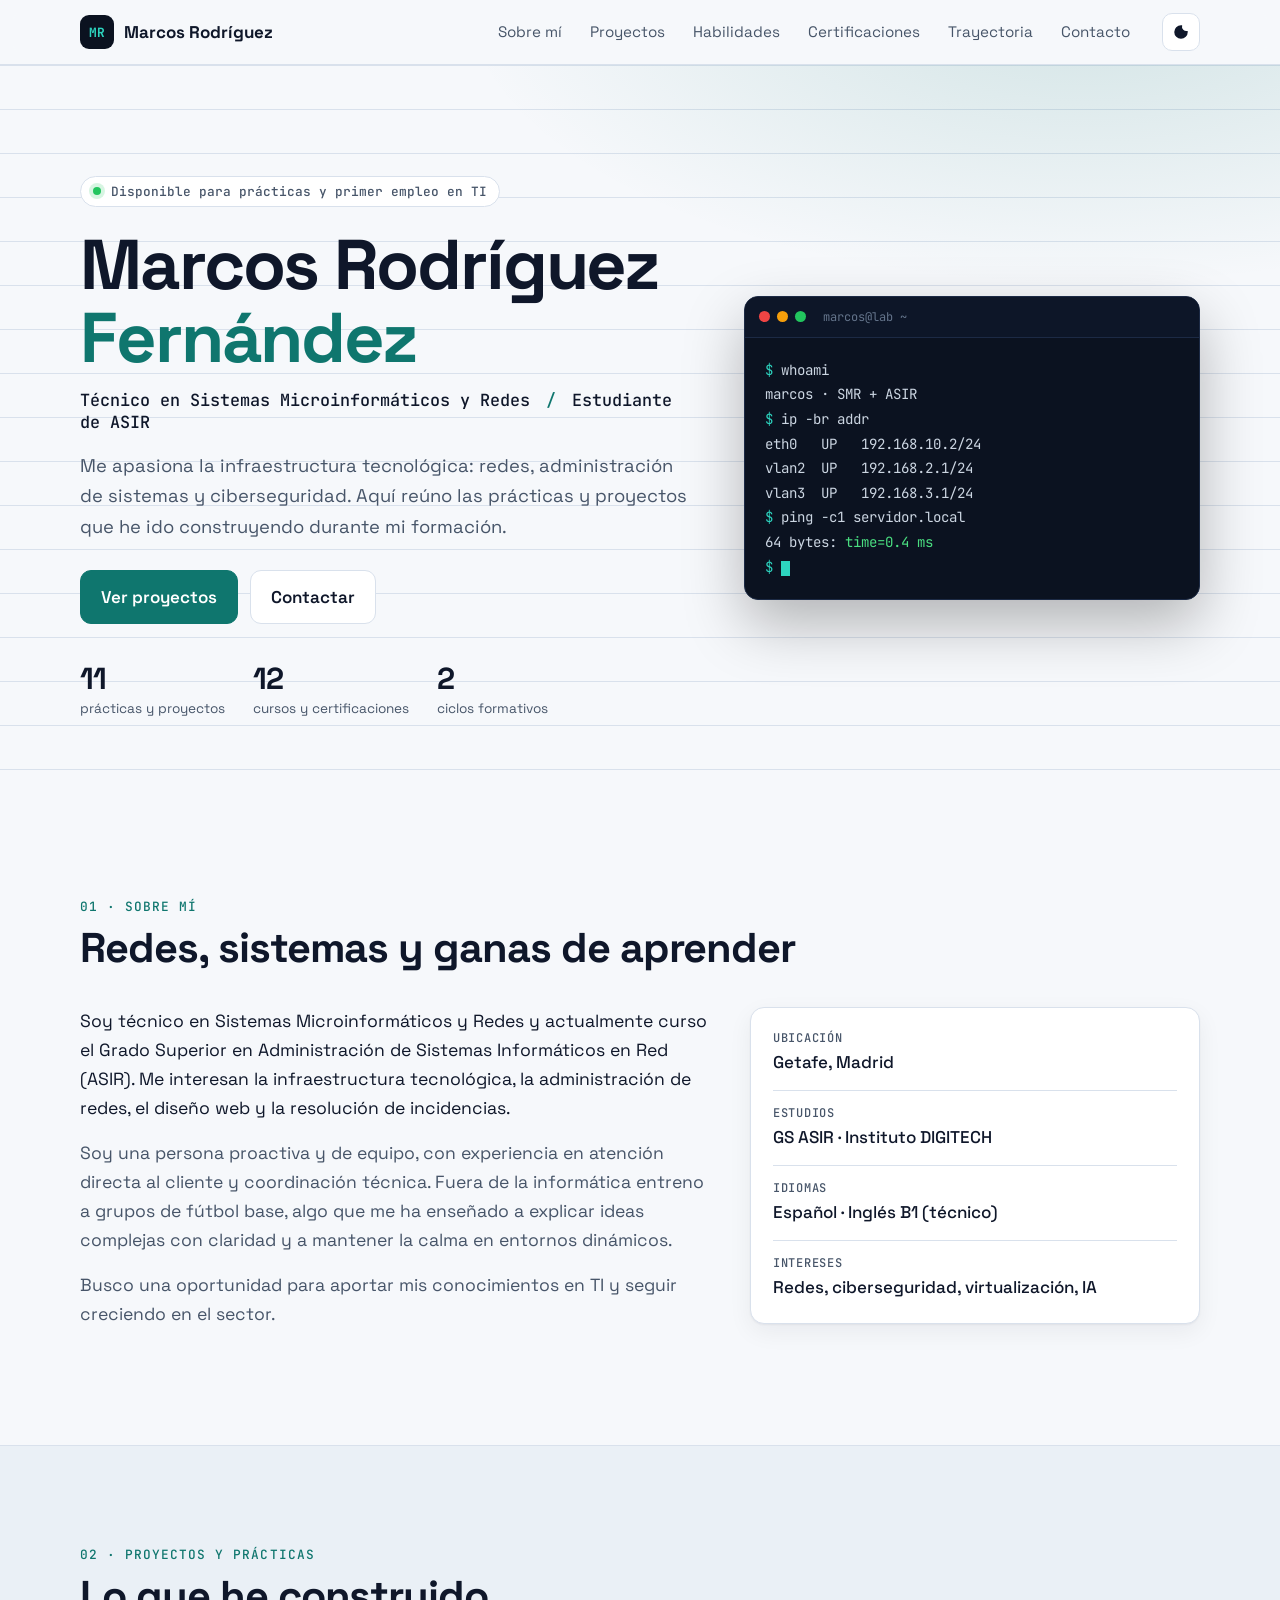
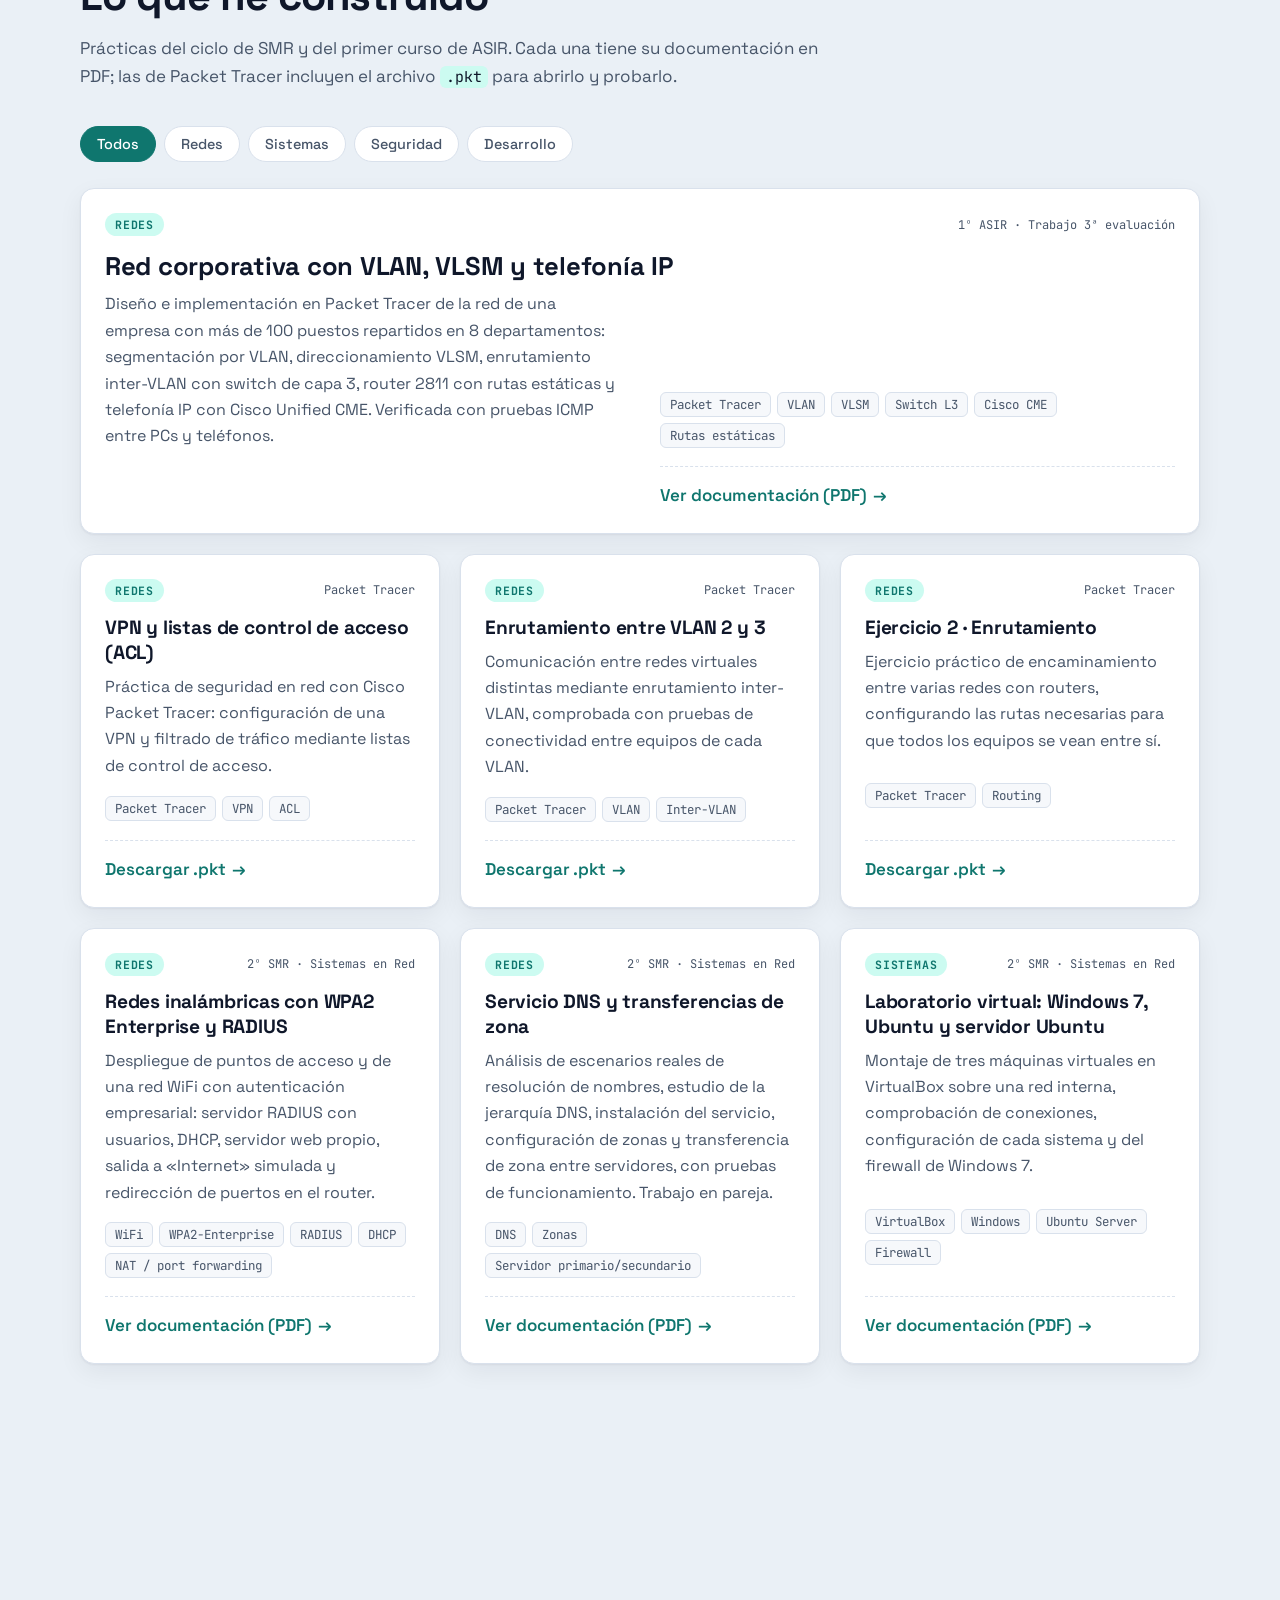
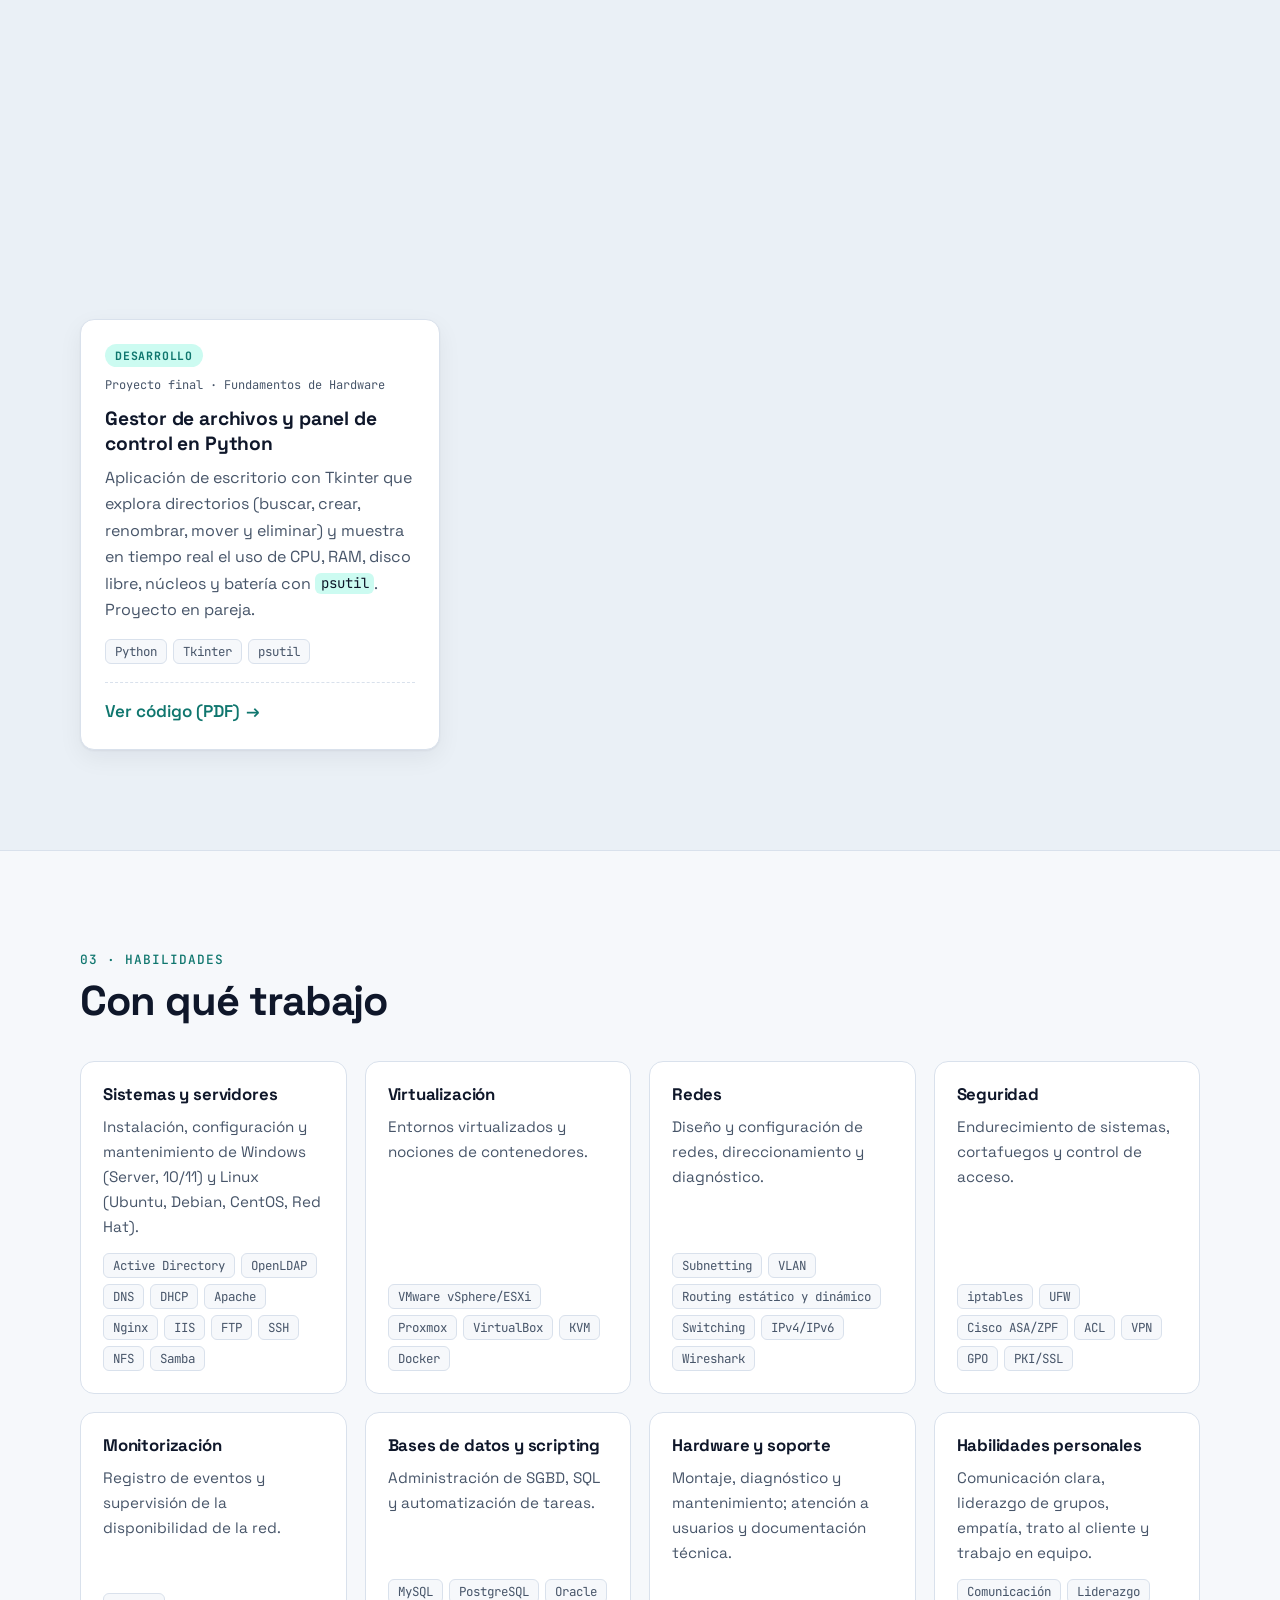
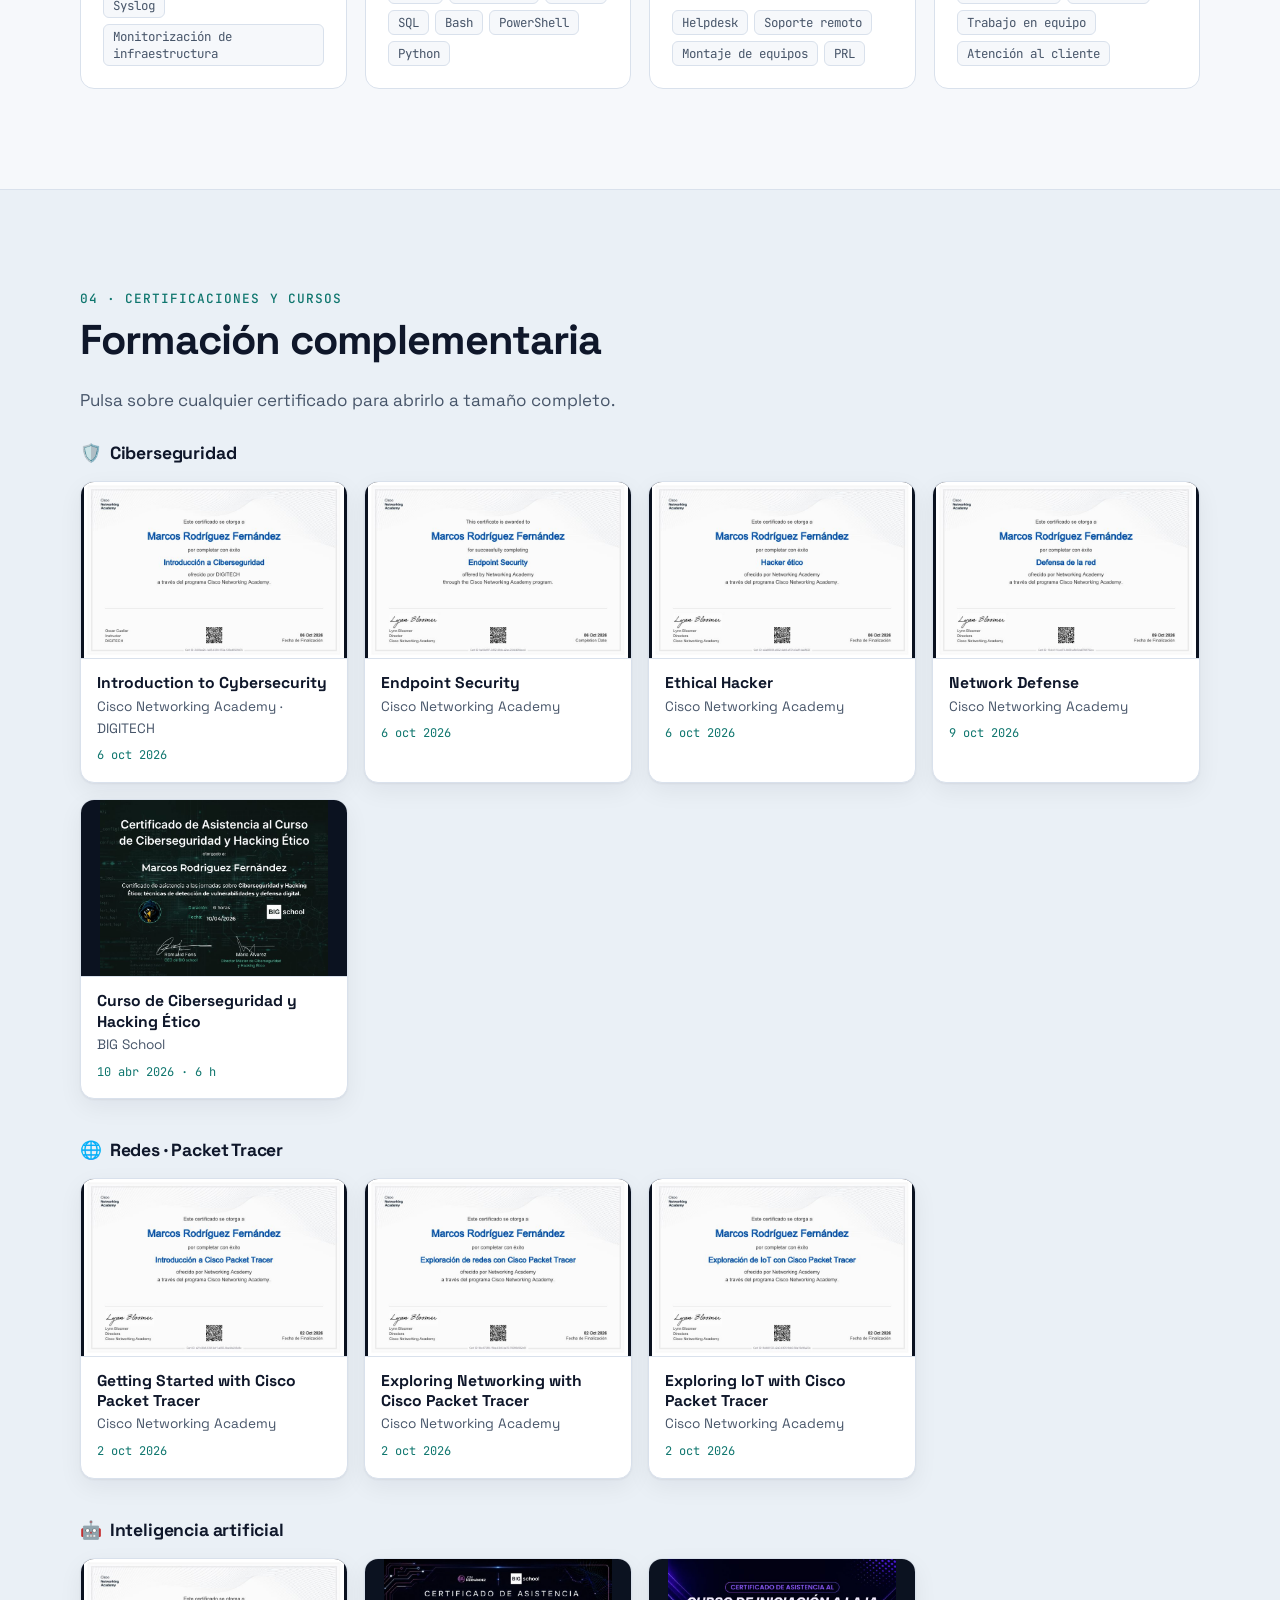
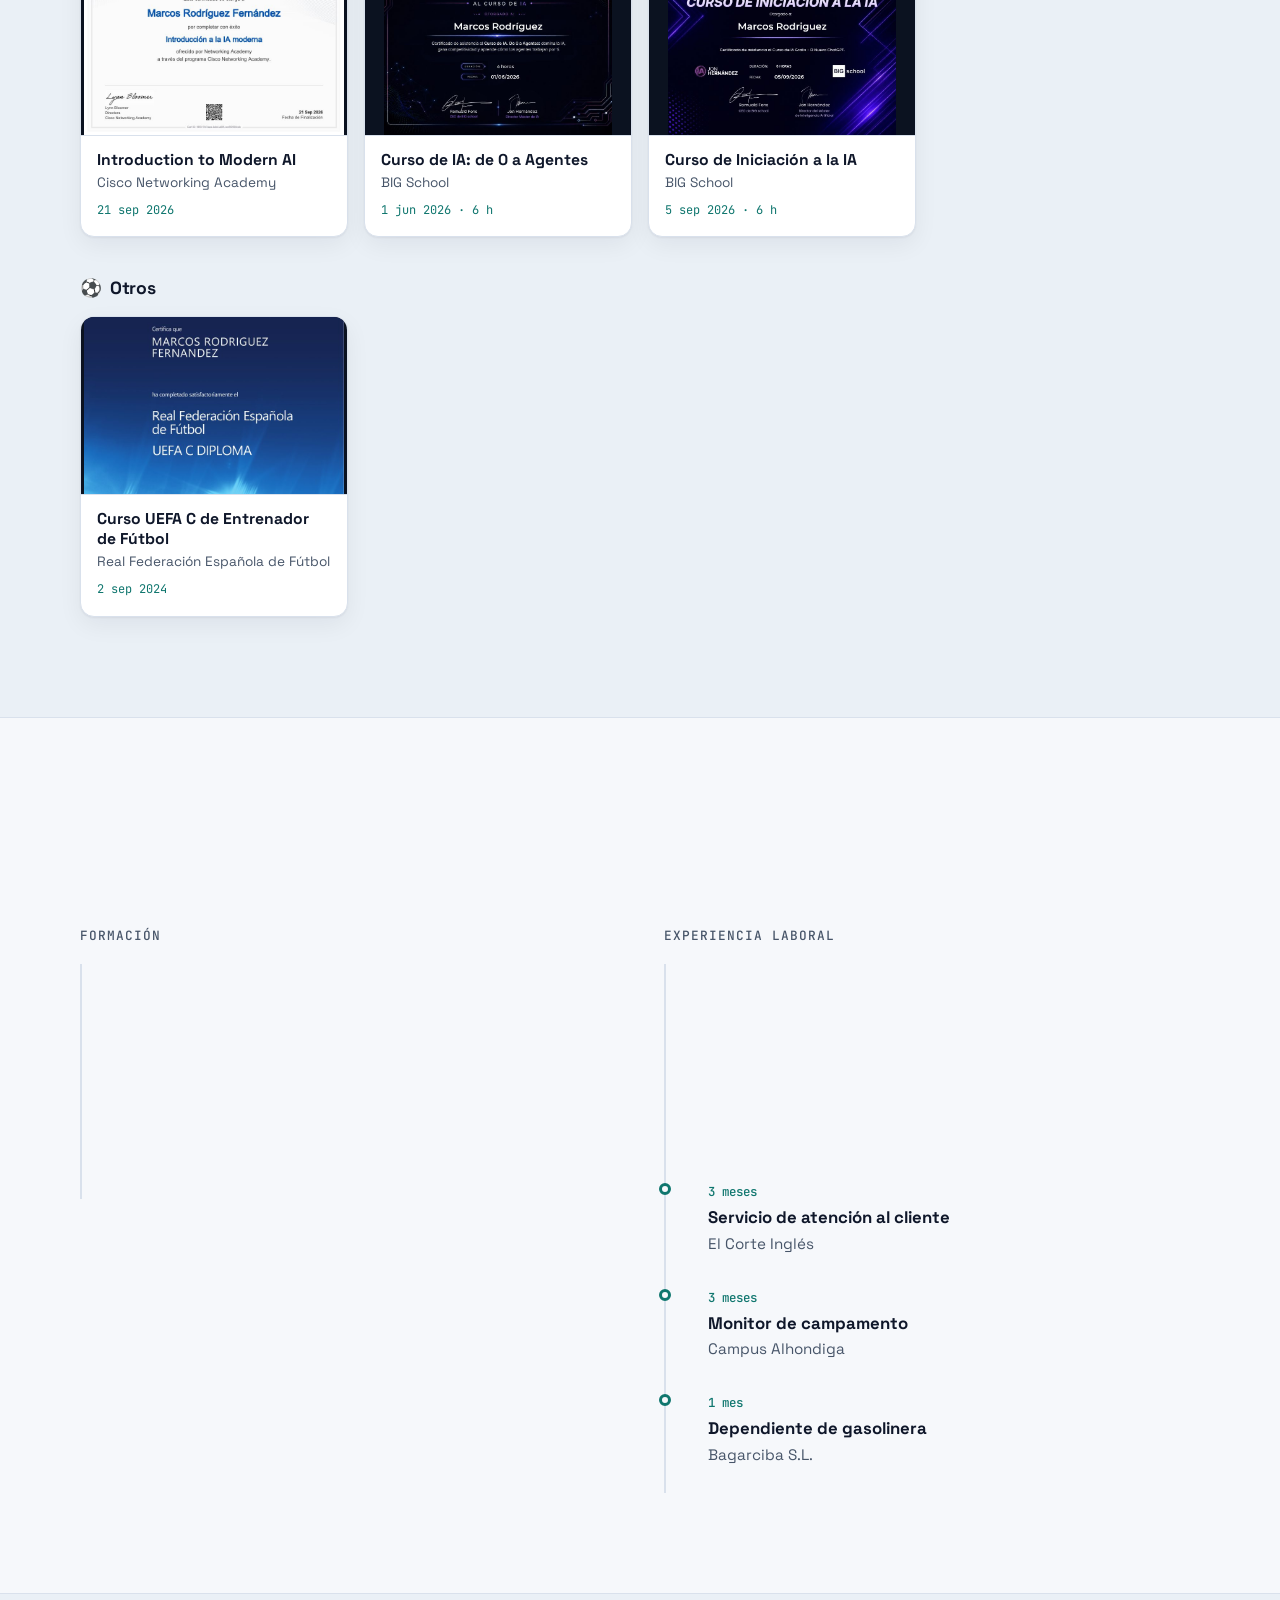
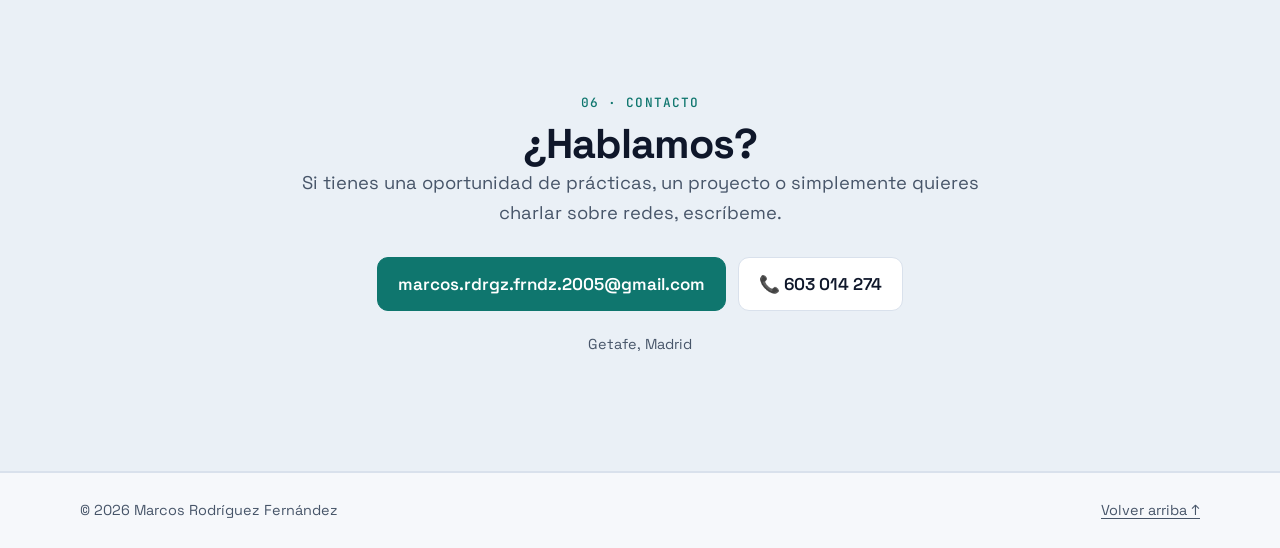
<file: portfolio/index.html>
<!doctype html>
<html lang="es">
<head>
  <meta charset="utf-8">
  <meta name="viewport" content="width=device-width, initial-scale=1">
  <title>Marcos Rodríguez Fernández · Portfolio</title>
  <meta name="description" content="Portfolio de Marcos Rodríguez Fernández, técnico en Sistemas Microinformáticos y Redes y estudiante de ASIR. Prácticas de redes, sistemas y ciberseguridad.">
  <meta name="theme-color" content="#0b1220">
  <link rel="icon" href="data:image/svg+xml,%3Csvg xmlns='http://www.w3.org/2000/svg' viewBox='0 0 64 64'%3E%3Crect width='64' height='64' rx='14' fill='%230b1220'/%3E%3Cpath d='M14 44V20l18 16 18-16v24' fill='none' stroke='%232dd4bf' stroke-width='6' stroke-linecap='round' stroke-linejoin='round'/%3E%3C/svg%3E">
  <link rel="preconnect" href="https://fonts.googleapis.com">
  <link rel="preconnect" href="https://fonts.gstatic.com" crossorigin>
  <link href="https://fonts.googleapis.com/css2?family=JetBrains+Mono:wght@400;500;700&family=Space+Grotesk:wght@400;500;700&display=swap" rel="stylesheet">
  <link rel="stylesheet" href="css/style.css">
  <script>
    // Aplica el tema guardado antes de pintar para evitar parpadeos
    try { var t = localStorage.getItem('theme'); if (t) document.documentElement.setAttribute('data-theme', t); } catch (e) {}
  </script>
</head>
<body>
  <a class="skip" href="#proyectos">Saltar al contenido</a>

  <header class="nav" id="top">
    <div class="wrap nav__in">
      <a class="brand" href="#top" aria-label="Inicio"><span class="brand__mark">MR</span><span class="brand__name">Marcos Rodríguez</span></a>
      <nav class="menu" aria-label="Principal">
        <a href="#sobre-mi">Sobre mí</a>
        <a href="#proyectos">Proyectos</a>
        <a href="#habilidades">Habilidades</a>
        <a href="#certificaciones">Certificaciones</a>
        <a href="#trayectoria">Trayectoria</a>
        <a href="#contacto">Contacto</a>
      </nav>
      <button class="theme" id="themeBtn" type="button" aria-label="Cambiar entre tema claro y oscuro">
        <svg viewBox="0 0 24 24" width="18" height="18" aria-hidden="true"><path fill="currentColor" d="M12 3a9 9 0 1 0 9 9c0-.5-.05-1-.14-1.5A6 6 0 0 1 13.5 3.14 9 9 0 0 0 12 3z"/></svg>
      </button>
    </div>
  </header>

  <main>
    <!-- HERO -->
    <section class="hero">
      <div class="wrap hero__in">
        <div class="hero__text">
          <p class="eyebrow"><span class="dot"></span> Disponible para prácticas y primer empleo en TI</p>
          <h1>Marcos Rodríguez <span class="accent">Fernández</span></h1>
          <p class="role">Técnico en Sistemas Microinformáticos y Redes <span class="sep">/</span> Estudiante de ASIR</p>
          <p class="lead">Me apasiona la infraestructura tecnológica: redes, administración de sistemas y ciberseguridad. Aquí reúno las prácticas y proyectos que he ido construyendo durante mi formación.</p>
          <div class="cta">
            <a class="btn btn--primary" href="#proyectos">Ver proyectos</a>
            <a class="btn" href="#contacto">Contactar</a>
          </div>
          <ul class="facts" aria-label="Datos rápidos">
            <li><strong>11</strong><span>prácticas y proyectos</span></li>
            <li><strong>12</strong><span>cursos y certificaciones</span></li>
            <li><strong>2</strong><span>ciclos formativos</span></li>
          </ul>
        </div>

        <!-- Terminal decorativa -->
        <div class="term" aria-hidden="true">
          <div class="term__bar"><i></i><i></i><i></i><span>marcos@lab ~ </span></div>
          <pre class="term__body"><span class="c-dim">$</span> whoami
marcos · SMR + ASIR
<span class="c-dim">$</span> ip -br addr
eth0   UP   192.168.10.2/24
vlan2  UP   192.168.2.1/24
vlan3  UP   192.168.3.1/24
<span class="c-dim">$</span> ping -c1 servidor.local
64 bytes: <span class="c-ok">time=0.4 ms</span>
<span class="c-dim">$</span> <span class="cursor"></span></pre>
        </div>
      </div>
    </section>

    <!-- SOBRE MÍ -->
    <section class="section" id="sobre-mi">
      <div class="wrap">
        <header class="sec-head"><p class="kicker">01 · Sobre mí</p><h2>Redes, sistemas y ganas de aprender</h2></header>
        <div class="about">
          <div class="about__text">
            <p>Soy técnico en Sistemas Microinformáticos y Redes y actualmente curso el Grado Superior en Administración de Sistemas Informáticos en Red (ASIR). Me interesan la infraestructura tecnológica, la administración de redes, el diseño web y la resolución de incidencias.</p>
            <p>Soy una persona proactiva y de equipo, con experiencia en atención directa al cliente y coordinación técnica. Fuera de la informática entreno a grupos de fútbol base, algo que me ha enseñado a explicar ideas complejas con claridad y a mantener la calma en entornos dinámicos.</p>
            <p>Busco una oportunidad para aportar mis conocimientos en TI y seguir creciendo en el sector.</p>
          </div>
          <dl class="about__card">
            <div><dt>Ubicación</dt><dd>Getafe, Madrid</dd></div>
            <div><dt>Estudios</dt><dd>GS ASIR · Instituto DIGITECH</dd></div>
            <div><dt>Idiomas</dt><dd>Español · Inglés B1 (técnico)</dd></div>
            <div><dt>Intereses</dt><dd>Redes, ciberseguridad, virtualización, IA</dd></div>
          </dl>
        </div>
      </div>
    </section>

    <!-- PROYECTOS -->
    <section class="section section--alt" id="proyectos">
      <div class="wrap">
        <header class="sec-head"><p class="kicker">02 · Proyectos y prácticas</p><h2>Lo que he construido</h2>
          <p class="sec-sub">Prácticas del ciclo de SMR y del primer curso de ASIR. Cada una tiene su documentación en PDF; las de Packet Tracer incluyen el archivo <code>.pkt</code> para abrirlo y probarlo.</p></header>

        <div class="filters" role="group" aria-label="Filtrar proyectos">
          <button class="chip is-on" data-filter="all" type="button">Todos</button>
          <button class="chip" data-filter="redes" type="button">Redes</button>
          <button class="chip" data-filter="sistemas" type="button">Sistemas</button>
          <button class="chip" data-filter="seguridad" type="button">Seguridad</button>
          <button class="chip" data-filter="desarrollo" type="button">Desarrollo</button>
        </div>

        <div class="grid" id="grid">

          <article class="card card--feat" data-cat="redes">
            <div class="card__top"><span class="tag">Redes</span><span class="meta">1º ASIR · Trabajo 3ª evaluación</span></div>
            <h3>Red corporativa con VLAN, VLSM y telefonía IP</h3>
            <p>Diseño e implementación en Packet Tracer de la red de una empresa con más de 100 puestos repartidos en 8 departamentos: segmentación por VLAN, direccionamiento VLSM, enrutamiento inter-VLAN con switch de capa 3, router 2811 con rutas estáticas y telefonía IP con Cisco Unified CME. Verificada con pruebas ICMP entre PCs y teléfonos.</p>
            <ul class="stack"><li>Packet Tracer</li><li>VLAN</li><li>VLSM</li><li>Switch L3</li><li>Cisco CME</li><li>Rutas estáticas</li></ul>
            <div class="links"><a href="docs/practicas/asir-red-corporativa-vlan-voip.pdf" target="_blank" rel="noopener">Ver documentación (PDF)</a></div>
          </article>

          <article class="card" data-cat="redes seguridad">
            <div class="card__top"><span class="tag">Redes</span><span class="meta">Packet Tracer</span></div>
            <h3>VPN y listas de control de acceso (ACL)</h3>
            <p>Práctica de seguridad en red con Cisco Packet Tracer: configuración de una VPN y filtrado de tráfico mediante listas de control de acceso.</p>
            <ul class="stack"><li>Packet Tracer</li><li>VPN</li><li>ACL</li></ul>
            <div class="links"><a href="docs/packet-tracer/vpn-listas-control-acceso.pkt" download>Descargar .pkt</a></div>
          </article>

          <article class="card" data-cat="redes">
            <div class="card__top"><span class="tag">Redes</span><span class="meta">Packet Tracer</span></div>
            <h3>Enrutamiento entre VLAN 2 y 3</h3>
            <p>Comunicación entre redes virtuales distintas mediante enrutamiento inter-VLAN, comprobada con pruebas de conectividad entre equipos de cada VLAN.</p>
            <ul class="stack"><li>Packet Tracer</li><li>VLAN</li><li>Inter-VLAN</li></ul>
            <div class="links"><a href="docs/packet-tracer/enrutamiento-entre-vlan-2-3.pkt" download>Descargar .pkt</a></div>
          </article>

          <article class="card" data-cat="redes">
            <div class="card__top"><span class="tag">Redes</span><span class="meta">Packet Tracer</span></div>
            <h3>Ejercicio 2 · Enrutamiento</h3>
            <p>Ejercicio práctico de encaminamiento entre varias redes con routers, configurando las rutas necesarias para que todos los equipos se vean entre sí.</p>
            <ul class="stack"><li>Packet Tracer</li><li>Routing</li></ul>
            <div class="links"><a href="docs/packet-tracer/ejercicio-2-enrutamiento.pkt" download>Descargar .pkt</a></div>
          </article>

          <article class="card" data-cat="redes">
            <div class="card__top"><span class="tag">Redes</span><span class="meta">2º SMR · Sistemas en Red</span></div>
            <h3>Redes inalámbricas con WPA2 Enterprise y RADIUS</h3>
            <p>Despliegue de puntos de acceso y de una red WiFi con autenticación empresarial: servidor RADIUS con usuarios, DHCP, servidor web propio, salida a «Internet» simulada y redirección de puertos en el router.</p>
            <ul class="stack"><li>WiFi</li><li>WPA2-Enterprise</li><li>RADIUS</li><li>DHCP</li><li>NAT / port forwarding</li></ul>
            <div class="links"><a href="docs/practicas/smr-redes-inalambricas.pdf" target="_blank" rel="noopener">Ver documentación (PDF)</a></div>
          </article>

          <article class="card" data-cat="redes sistemas">
            <div class="card__top"><span class="tag">Redes</span><span class="meta">2º SMR · Sistemas en Red</span></div>
            <h3>Servicio DNS y transferencias de zona</h3>
            <p>Análisis de escenarios reales de resolución de nombres, estudio de la jerarquía DNS, instalación del servicio, configuración de zonas y transferencia de zona entre servidores, con pruebas de funcionamiento. Trabajo en pareja.</p>
            <ul class="stack"><li>DNS</li><li>Zonas</li><li>Servidor primario/secundario</li></ul>
            <div class="links"><a href="docs/practicas/smr-servicio-dns.pdf" target="_blank" rel="noopener">Ver documentación (PDF)</a></div>
          </article>

          <article class="card" data-cat="sistemas">
            <div class="card__top"><span class="tag">Sistemas</span><span class="meta">2º SMR · Sistemas en Red</span></div>
            <h3>Laboratorio virtual: Windows 7, Ubuntu y servidor Ubuntu</h3>
            <p>Montaje de tres máquinas virtuales en VirtualBox sobre una red interna, comprobación de conexiones, configuración de cada sistema y del firewall de Windows 7.</p>
            <ul class="stack"><li>VirtualBox</li><li>Windows</li><li>Ubuntu Server</li><li>Firewall</li></ul>
            <div class="links"><a href="docs/practicas/smr-virtualbox-windows-ubuntu.pdf" target="_blank" rel="noopener">Ver documentación (PDF)</a></div>
          </article>

          <article class="card" data-cat="sistemas redes">
            <div class="card__top"><span class="tag">Sistemas</span><span class="meta">2º SMR · Sistemas en Red</span></div>
            <h3>Centralita de Voz IP con FreePBX 17</h3>
            <p>Instalación de Debian 12 en una máquina virtual, puesta en marcha y administración de FreePBX 17, y prueba de llamadas entre móvil y PC con el softphone Zoiper.</p>
            <ul class="stack"><li>Debian 12</li><li>FreePBX 17</li><li>VoIP</li><li>Zoiper</li></ul>
            <div class="links"><a href="docs/practicas/smr-voz-ip-freepbx.pdf" target="_blank" rel="noopener">Ver documentación (PDF)</a></div>
          </article>

          <article class="card" data-cat="sistemas seguridad">
            <div class="card__top"><span class="tag">Sistemas</span><span class="meta">2º SMR · Seguridad Informática</span></div>
            <h3>RAID por software en Windows y Linux</h3>
            <p>Investigación de RAID 0, 1, 5 y 6; implementación práctica con el Administrador de discos de Windows y con <code>mdadm</code> en Linux; análisis comparativo de rendimiento y ventajas de RAID 0 frente a RAID 1; y una introducción a clústeres.</p>
            <ul class="stack"><li>RAID</li><li>mdadm</li><li>Windows</li><li>Linux</li><li>Clusters</li></ul>
            <div class="links"><a href="docs/practicas/smr-raid-almacenamiento.pdf" target="_blank" rel="noopener">Ver documentación (PDF)</a></div>
          </article>

          <article class="card" data-cat="seguridad redes">
            <div class="card__top"><span class="tag">Seguridad</span><span class="meta">2º SMR · Seguridad Informática</span></div>
            <h3>Hacking ético y monitorización de red</h3>
            <p>Laboratorio en máquinas virtuales con Kali Linux: captura y análisis de tráfico con Wireshark, escaneo de redes con Nmap, auditoría de contraseñas con Hydra, una demostración de captura de credenciales en entorno controlado y recopilación de información con técnicas OSINT.</p>
            <ul class="stack"><li>Kali Linux</li><li>Wireshark</li><li>Nmap</li><li>Hydra</li><li>OSINT</li></ul>
            <div class="links"><a href="docs/practicas/smr-hacking-etico-monitorizacion.pdf" target="_blank" rel="noopener">Ver documentación (PDF)</a></div>
          </article>

          <article class="card" data-cat="desarrollo">
            <div class="card__top"><span class="tag">Desarrollo</span><span class="meta">Proyecto final · Fundamentos de Hardware</span></div>
            <h3>Gestor de archivos y panel de control en Python</h3>
            <p>Aplicación de escritorio con Tkinter que explora directorios (buscar, crear, renombrar, mover y eliminar) y muestra en tiempo real el uso de CPU, RAM, disco libre, núcleos y batería con <code>psutil</code>. Proyecto en pareja.</p>
            <ul class="stack"><li>Python</li><li>Tkinter</li><li>psutil</li></ul>
            <div class="links"><a href="docs/practicas/smr-gestor-archivos-python.pdf" target="_blank" rel="noopener">Ver código (PDF)</a></div>
          </article>

        </div>
        <p class="empty" id="empty" hidden>No hay proyectos en esta categoría.</p>
      </div>
    </section>

    <!-- HABILIDADES -->
    <section class="section" id="habilidades">
      <div class="wrap">
        <header class="sec-head"><p class="kicker">03 · Habilidades</p><h2>Con qué trabajo</h2></header>
        <div class="skills">
          <article class="skill">
            <h3>Sistemas y servidores</h3>
            <p>Instalación, configuración y mantenimiento de Windows (Server, 10/11) y Linux (Ubuntu, Debian, CentOS, Red Hat).</p>
            <ul class="stack"><li>Active Directory</li><li>OpenLDAP</li><li>DNS</li><li>DHCP</li><li>Apache</li><li>Nginx</li><li>IIS</li><li>FTP</li><li>SSH</li><li>NFS</li><li>Samba</li></ul>
          </article>
          <article class="skill">
            <h3>Virtualización</h3>
            <p>Entornos virtualizados y nociones de contenedores.</p>
            <ul class="stack"><li>VMware vSphere/ESXi</li><li>Proxmox</li><li>VirtualBox</li><li>KVM</li><li>Docker</li></ul>
          </article>
          <article class="skill">
            <h3>Redes</h3>
            <p>Diseño y configuración de redes, direccionamiento y diagnóstico.</p>
            <ul class="stack"><li>Subnetting</li><li>VLAN</li><li>Routing estático y dinámico</li><li>Switching</li><li>IPv4/IPv6</li><li>Wireshark</li></ul>
          </article>
          <article class="skill">
            <h3>Seguridad</h3>
            <p>Endurecimiento de sistemas, cortafuegos y control de acceso.</p>
            <ul class="stack"><li>iptables</li><li>UFW</li><li>Cisco ASA/ZPF</li><li>ACL</li><li>VPN</li><li>GPO</li><li>PKI/SSL</li></ul>
          </article>
          <article class="skill">
            <h3>Monitorización</h3>
            <p>Registro de eventos y supervisión de la disponibilidad de la red.</p>
            <ul class="stack"><li>Syslog</li><li>Monitorización de infraestructura</li></ul>
          </article>
          <article class="skill">
            <h3>Bases de datos y scripting</h3>
            <p>Administración de SGBD, SQL y automatización de tareas.</p>
            <ul class="stack"><li>MySQL</li><li>PostgreSQL</li><li>Oracle</li><li>SQL</li><li>Bash</li><li>PowerShell</li><li>Python</li></ul>
          </article>
          <article class="skill">
            <h3>Hardware y soporte</h3>
            <p>Montaje, diagnóstico y mantenimiento; atención a usuarios y documentación técnica.</p>
            <ul class="stack"><li>Helpdesk</li><li>Soporte remoto</li><li>Montaje de equipos</li><li>PRL</li></ul>
          </article>
          <article class="skill">
            <h3>Habilidades personales</h3>
            <p>Comunicación clara, liderazgo de grupos, empatía, trato al cliente y trabajo en equipo.</p>
            <ul class="stack"><li>Comunicación</li><li>Liderazgo</li><li>Trabajo en equipo</li><li>Atención al cliente</li></ul>
          </article>
        </div>
      </div>
    </section>

    <!-- CERTIFICACIONES -->
    <section class="section section--alt" id="certificaciones">
      <div class="wrap">
        <header class="sec-head"><p class="kicker">04 · Certificaciones y cursos</p><h2>Formación complementaria</h2></header>
        <p class="sec-sub cert-note">Pulsa sobre cualquier certificado para abrirlo a tamaño completo.</p>
        <div class="certs">
          <div class="cert-group">
            <h3><span class="ico">🛡️</span> Ciberseguridad</h3>
            <div class="cert-grid">
              <a class="cert" href="docs/certificados/cisco-introduccion-ciberseguridad.pdf" target="_blank" rel="noopener">
                <img src="img/certificados/cisco-introduccion-ciberseguridad.jpg" alt="Certificado: Introduction to Cybersecurity" width="720" height="489" loading="lazy">
                <span class="cert__body"><strong>Introduction to Cybersecurity</strong><span>Cisco Networking Academy · DIGITECH</span><span class="cert__date">6 oct 2026</span></span>
              </a>
              <a class="cert" href="docs/certificados/cisco-endpoint-security.pdf" target="_blank" rel="noopener">
                <img src="img/certificados/cisco-endpoint-security.jpg" alt="Certificado: Endpoint Security" width="720" height="489" loading="lazy">
                <span class="cert__body"><strong>Endpoint Security</strong><span>Cisco Networking Academy</span><span class="cert__date">6 oct 2026</span></span>
              </a>
              <a class="cert" href="docs/certificados/cisco-hacker-etico.pdf" target="_blank" rel="noopener">
                <img src="img/certificados/cisco-hacker-etico.jpg" alt="Certificado: Ethical Hacker" width="720" height="489" loading="lazy">
                <span class="cert__body"><strong>Ethical Hacker</strong><span>Cisco Networking Academy</span><span class="cert__date">6 oct 2026</span></span>
              </a>
              <a class="cert" href="docs/certificados/cisco-defensa-de-la-red.pdf" target="_blank" rel="noopener">
                <img src="img/certificados/cisco-defensa-de-la-red.jpg" alt="Certificado: Network Defense" width="720" height="489" loading="lazy">
                <span class="cert__body"><strong>Network Defense</strong><span>Cisco Networking Academy</span><span class="cert__date">9 oct 2026</span></span>
              </a>
              <a class="cert" href="docs/certificados/bigschool-ciberseguridad-hacking-etico.jpg" target="_blank" rel="noopener">
                <img src="img/certificados/bigschool-ciberseguridad-hacking-etico.jpg" alt="Certificado: Curso de Ciberseguridad y Hacking Ético" width="720" height="489" loading="lazy">
                <span class="cert__body"><strong>Curso de Ciberseguridad y Hacking Ético</strong><span>BIG School</span><span class="cert__date">10 abr 2026 · 6 h</span></span>
              </a>
            </div>
          </div>
          <div class="cert-group">
            <h3><span class="ico">🌐</span> Redes · Packet Tracer</h3>
            <div class="cert-grid">
              <a class="cert" href="docs/certificados/cisco-packet-tracer-introduccion.pdf" target="_blank" rel="noopener">
                <img src="img/certificados/cisco-packet-tracer-introduccion.jpg" alt="Certificado: Getting Started with Cisco Packet Tracer" width="720" height="489" loading="lazy">
                <span class="cert__body"><strong>Getting Started with Cisco Packet Tracer</strong><span>Cisco Networking Academy</span><span class="cert__date">2 oct 2026</span></span>
              </a>
              <a class="cert" href="docs/certificados/cisco-packet-tracer-redes.pdf" target="_blank" rel="noopener">
                <img src="img/certificados/cisco-packet-tracer-redes.jpg" alt="Certificado: Exploring Networking with Cisco Packet Tracer" width="720" height="489" loading="lazy">
                <span class="cert__body"><strong>Exploring Networking with Cisco Packet Tracer</strong><span>Cisco Networking Academy</span><span class="cert__date">2 oct 2026</span></span>
              </a>
              <a class="cert" href="docs/certificados/cisco-packet-tracer-iot.pdf" target="_blank" rel="noopener">
                <img src="img/certificados/cisco-packet-tracer-iot.jpg" alt="Certificado: Exploring IoT with Cisco Packet Tracer" width="720" height="489" loading="lazy">
                <span class="cert__body"><strong>Exploring IoT with Cisco Packet Tracer</strong><span>Cisco Networking Academy</span><span class="cert__date">2 oct 2026</span></span>
              </a>
            </div>
          </div>
          <div class="cert-group">
            <h3><span class="ico">🤖</span> Inteligencia artificial</h3>
            <div class="cert-grid">
              <a class="cert" href="docs/certificados/cisco-introduccion-ia-moderna.pdf" target="_blank" rel="noopener">
                <img src="img/certificados/cisco-introduccion-ia-moderna.jpg" alt="Certificado: Introduction to Modern AI" width="720" height="489" loading="lazy">
                <span class="cert__body"><strong>Introduction to Modern AI</strong><span>Cisco Networking Academy</span><span class="cert__date">21 sep 2026</span></span>
              </a>
              <a class="cert" href="docs/certificados/bigschool-ia-de-0-a-agentes.jpg" target="_blank" rel="noopener">
                <img src="img/certificados/bigschool-ia-de-0-a-agentes.jpg" alt="Certificado: Curso de IA: de 0 a Agentes" width="720" height="489" loading="lazy">
                <span class="cert__body"><strong>Curso de IA: de 0 a Agentes</strong><span>BIG School</span><span class="cert__date">1 jun 2026 · 6 h</span></span>
              </a>
              <a class="cert" href="docs/certificados/bigschool-iniciacion-ia.jpg" target="_blank" rel="noopener">
                <img src="img/certificados/bigschool-iniciacion-ia.jpg" alt="Certificado: Curso de Iniciación a la IA" width="720" height="489" loading="lazy">
                <span class="cert__body"><strong>Curso de Iniciación a la IA</strong><span>BIG School</span><span class="cert__date">5 sep 2026 · 6 h</span></span>
              </a>
            </div>
          </div>
          <div class="cert-group">
            <h3><span class="ico">⚽</span> Otros</h3>
            <div class="cert-grid">
              <a class="cert" href="docs/certificados/rfef-uefa-c.jpg" target="_blank" rel="noopener">
                <img src="img/certificados/rfef-uefa-c.jpg" alt="Diploma UEFA C de entrenador de fútbol" width="720" height="489" loading="lazy">
                <span class="cert__body"><strong>Curso UEFA C de Entrenador de Fútbol</strong><span>Real Federación Española de Fútbol</span><span class="cert__date">2 sep 2024</span></span>
              </a>
            </div>
          </div>
        </div>
      </div>
    </section>

    <!-- TRAYECTORIA -->
    <section class="section" id="trayectoria">
      <div class="wrap">
        <header class="sec-head"><p class="kicker">05 · Trayectoria</p><h2>Formación y experiencia</h2></header>
        <div class="two">
          <div>
            <h3 class="col-title">Formación</h3>
            <ol class="timeline">
              <li><span class="when">2025 – presente</span><h4>Grado Superior en Administración de Sistemas Informáticos en Red (ASIR)</h4><p>Instituto DIGITECH</p></li>
              <li><span class="when">2023 – 2025</span><h4>Grado Medio en Sistemas Microinformáticos y Redes (SMR)</h4><p>Instituto MEDAC</p></li>
            </ol>
          </div>
          <div>
            <h3 class="col-title">Experiencia laboral</h3>
            <ol class="timeline">
              <li><span class="when">2023 – presente</span><h4>Director técnico deportivo de fútbol</h4><p>A.D. Alhondiga</p></li>
              <li><span class="when">3 meses</span><h4>Diseñador de páginas web y blog</h4><p>Data System</p></li>
              <li><span class="when">3 meses</span><h4>Servicio de atención al cliente</h4><p>El Corte Inglés</p></li>
              <li><span class="when">3 meses</span><h4>Monitor de campamento</h4><p>Campus Alhondiga</p></li>
              <li><span class="when">1 mes</span><h4>Dependiente de gasolinera</h4><p>Bagarciba S.L.</p></li>
            </ol>
          </div>
        </div>
      </div>
    </section>

    <!-- CONTACTO -->
    <section class="section section--alt" id="contacto">
      <div class="wrap contact">
        <p class="kicker">06 · Contacto</p>
        <h2>¿Hablamos?</h2>
        <p class="lead">Si tienes una oportunidad de prácticas, un proyecto o simplemente quieres charlar sobre redes, escríbeme.</p>
        <div class="cta cta--center">
          <a class="btn btn--primary" href="mailto:marcos.rdrgz.frndz.2005@gmail.com">marcos.rdrgz.frndz.2005@gmail.com</a>
          <a class="btn" href="tel:+34603014274">📞 603 014 274</a>
          <a class="btn" id="linkGithub" href="#" target="_blank" rel="noopener" hidden>GitHub</a>
          <a class="btn" id="linkLinkedin" href="#" target="_blank" rel="noopener" hidden>LinkedIn</a>
        </div>
        <p class="small">Getafe, Madrid</p>
      </div>
    </section>
  </main>

  <footer class="foot">
    <div class="wrap foot__in">
      <span>© <span id="year">2026</span> Marcos Rodríguez Fernández</span>
      <a href="#top">Volver arriba ↑</a>
    </div>
  </footer>

  <script src="js/main.js"></script>
</body>
</html>
</file>
<file: portfolio/css/style.css>
/* ============ Tokens ============ */
:root {
  --bg: #f6f8fb;
  --bg-alt: #eaf0f6;
  --surface: #ffffff;
  --ink: #0f172a;
  --ink-2: #475569;
  --line: #d9e1ec;
  --accent: #0f766e;
  --accent-ink: #ffffff;
  --accent-soft: #ccfbf1;
  --shadow: 0 1px 2px rgba(15, 23, 42, .05), 0 8px 24px rgba(15, 23, 42, .06);
  --term-bg: #0b1220;
  --term-ink: #cbd5e1;
  --radius: 14px;
  --font: "Space Grotesk", system-ui, -apple-system, "Segoe UI", Roboto, sans-serif;
  --mono: "JetBrains Mono", ui-monospace, SFMono-Regular, Menlo, Consolas, monospace;
}
@media (prefers-color-scheme: dark) {
  :root:not([data-theme="light"]) {
    --bg: #0b1220; --bg-alt: #0f1a2e; --surface: #121e35; --ink: #e6edf7; --ink-2: #9db0c8;
    --line: #22314d; --accent: #2dd4bf; --accent-ink: #052e2b; --accent-soft: #0f3b3a;
    --shadow: 0 1px 2px rgba(0,0,0,.3), 0 10px 30px rgba(0,0,0,.25);
    --term-bg: #070c17;
  }
}
:root[data-theme="dark"] {
  --bg: #0b1220; --bg-alt: #0f1a2e; --surface: #121e35; --ink: #e6edf7; --ink-2: #9db0c8;
  --line: #22314d; --accent: #2dd4bf; --accent-ink: #052e2b; --accent-soft: #0f3b3a;
  --shadow: 0 1px 2px rgba(0,0,0,.3), 0 10px 30px rgba(0,0,0,.25);
  --term-bg: #070c17;
}

/* ============ Base ============ */
*, *::before, *::after { box-sizing: border-box; }
html { scroll-behavior: smooth; scroll-padding-top: 72px; }
body {
  margin: 0; background: var(--bg); color: var(--ink);
  font: 400 1.0625rem/1.65 var(--font);
  -webkit-font-smoothing: antialiased;
}
img, svg { max-width: 100%; }
a { color: var(--accent); text-underline-offset: 3px; }
a:hover { text-decoration-thickness: 2px; }
code { font-family: var(--mono); font-size: .88em; background: var(--accent-soft); color: var(--ink); padding: .1em .4em; border-radius: 6px; }
:focus-visible { outline: 3px solid var(--accent); outline-offset: 3px; border-radius: 6px; }
[hidden] { display: none !important; }

.wrap { width: min(1120px, 100% - 32px); margin-inline: auto; }
.skip { position: absolute; left: -999px; top: 8px; background: var(--accent); color: var(--accent-ink); padding: 8px 14px; border-radius: 8px; z-index: 100; }
.skip:focus { left: 8px; }

/* ============ Nav ============ */
.nav { position: sticky; top: 0; z-index: 50; background: color-mix(in srgb, var(--bg) 85%, transparent); backdrop-filter: blur(10px); border-bottom: 1px solid var(--line); }
.nav__in { display: flex; align-items: center; gap: 20px; height: 64px; }
.brand { display: flex; align-items: center; gap: 10px; text-decoration: none; color: var(--ink); font-weight: 700; }
.brand__mark { display: grid; place-items: center; width: 34px; height: 34px; border-radius: 9px; background: var(--term-bg); color: #2dd4bf; font: 700 .8rem var(--mono); }
.menu { display: flex; gap: 4px; margin-left: auto; overflow-x: auto; scrollbar-width: none; }
.menu::-webkit-scrollbar { display: none; }
.menu a { color: var(--ink-2); text-decoration: none; font-size: .95rem; padding: 8px 12px; border-radius: 8px; white-space: nowrap; }
.menu a:hover { color: var(--ink); background: var(--bg-alt); }
.theme { border: 1px solid var(--line); background: var(--surface); color: var(--ink); width: 38px; height: 38px; border-radius: 10px; display: grid; place-items: center; cursor: pointer; flex: none; }
.theme:hover { border-color: var(--accent); }

/* ============ Hero ============ */
.hero { padding: clamp(48px, 9vw, 110px) 0 clamp(40px, 6vw, 80px); background:
  radial-gradient(900px 420px at 85% -10%, color-mix(in srgb, var(--accent) 16%, transparent), transparent 70%),
  linear-gradient(var(--line) 1px, transparent 1px) 0 0 / 100% 44px,
  var(--bg); }
.hero__in { display: grid; gap: 48px; grid-template-columns: 1.15fr .85fr; align-items: center; }
.eyebrow { display: inline-flex; align-items: center; gap: 10px; font: 500 .8rem var(--mono); color: var(--ink-2); background: var(--surface); border: 1px solid var(--line); padding: 6px 12px; border-radius: 999px; margin: 0 0 22px; }
.dot { width: 8px; height: 8px; border-radius: 50%; background: #22c55e; box-shadow: 0 0 0 4px rgba(34, 197, 94, .18); }
h1 { font-size: clamp(2.4rem, 6.2vw, 4.4rem); line-height: 1.04; letter-spacing: -.03em; margin: 0 0 14px; }
.accent { color: var(--accent); }
.role { font: 500 1.05rem var(--mono); color: var(--ink); margin: 0 0 18px; }
.sep { color: var(--accent); margin: 0 6px; }
.lead { color: var(--ink-2); font-size: 1.15rem; max-width: 58ch; margin: 0 0 28px; }
.cta { display: flex; flex-wrap: wrap; gap: 12px; }
.cta--center { justify-content: center; }
.btn { display: inline-flex; align-items: center; padding: 12px 20px; border-radius: 11px; border: 1px solid var(--line); background: var(--surface); color: var(--ink); text-decoration: none; font-weight: 600; transition: transform .15s, border-color .15s, box-shadow .15s; word-break: break-word; }
.btn:hover { transform: translateY(-2px); border-color: var(--accent); box-shadow: var(--shadow); }
.btn--primary { background: var(--accent); color: var(--accent-ink); border-color: var(--accent); }
.facts { list-style: none; display: flex; flex-wrap: wrap; gap: 28px; padding: 0; margin: 40px 0 0; }
.facts li { display: flex; flex-direction: column; }
.facts strong { font-size: 1.9rem; line-height: 1; letter-spacing: -.02em; }
.facts span { color: var(--ink-2); font-size: .85rem; margin-top: 4px; }

.term { background: var(--term-bg); border-radius: var(--radius); box-shadow: 0 24px 60px rgba(0,0,0,.28); overflow: hidden; border: 1px solid #1c2a45; }
.term__bar { display: flex; align-items: center; gap: 7px; padding: 12px 14px; background: #0d1628; border-bottom: 1px solid #1c2a45; }
.term__bar i { width: 11px; height: 11px; border-radius: 50%; background: #334155; }
.term__bar i:nth-child(1) { background: #ef4444; } .term__bar i:nth-child(2) { background: #f59e0b; } .term__bar i:nth-child(3) { background: #22c55e; }
.term__bar span { margin-left: 10px; font: 400 .75rem var(--mono); color: #64748b; }
.term__body { margin: 0; padding: 20px; font: 400 .88rem/1.75 var(--mono); color: var(--term-ink); overflow-x: auto; }
.c-dim { color: #2dd4bf; } .c-ok { color: #4ade80; }
.cursor { display: inline-block; width: 9px; height: 1.05em; background: #2dd4bf; vertical-align: text-bottom; animation: blink 1.1s steps(1) infinite; }
@keyframes blink { 50% { opacity: 0; } }

/* ============ Sections ============ */
.section { padding: clamp(56px, 8vw, 100px) 0; }
.section--alt { background: var(--bg-alt); border-block: 1px solid var(--line); }
.sec-head { margin-bottom: 36px; max-width: 70ch; }
.kicker { font: 500 .8rem var(--mono); letter-spacing: .08em; text-transform: uppercase; color: var(--accent); margin: 0 0 10px; }
h2 { font-size: clamp(1.8rem, 4vw, 2.6rem); line-height: 1.12; letter-spacing: -.025em; margin: 0; }
.sec-sub { color: var(--ink-2); margin: 14px 0 0; }
h3 { font-size: 1.2rem; line-height: 1.3; margin: 0 0 8px; letter-spacing: -.01em; }

/* About */
.about { display: grid; gap: 40px; grid-template-columns: 1.4fr 1fr; align-items: start; }
.about__text p { margin: 0 0 16px; color: var(--ink-2); font-size: 1.1rem; }
.about__text p:first-child { color: var(--ink); }
.about__card { margin: 0; background: var(--surface); border: 1px solid var(--line); border-radius: var(--radius); padding: 8px 22px; box-shadow: var(--shadow); }
.about__card div { padding: 14px 0; border-bottom: 1px solid var(--line); }
.about__card div:last-child { border: 0; }
.about__card dt { font: 500 .75rem var(--mono); text-transform: uppercase; letter-spacing: .06em; color: var(--ink-2); }
.about__card dd { margin: 2px 0 0; font-weight: 500; }

/* Filters */
.filters { display: flex; flex-wrap: wrap; gap: 8px; margin-bottom: 26px; }
.chip { font: 500 .9rem var(--font); padding: 8px 16px; border-radius: 999px; border: 1px solid var(--line); background: var(--surface); color: var(--ink-2); cursor: pointer; transition: all .15s; }
.chip:hover { border-color: var(--accent); color: var(--ink); }
.chip.is-on { background: var(--accent); color: var(--accent-ink); border-color: var(--accent); }

/* Cards */
.grid { display: grid; gap: 20px; grid-template-columns: repeat(3, 1fr); }
.card { display: flex; flex-direction: column; background: var(--surface); border: 1px solid var(--line); border-radius: var(--radius); padding: 24px; box-shadow: var(--shadow); transition: transform .2s, border-color .2s; }
.card:hover { transform: translateY(-4px); border-color: var(--accent); }
.card--feat { grid-column: span 3; display: grid; grid-template-columns: 1fr 1fr; column-gap: 40px; }
.card--feat .card__top, .card--feat h3 { grid-column: 1 / -1; }
.card--feat h3 { font-size: 1.6rem; }
.card--feat p { grid-column: 1; }
.card--feat .stack, .card--feat .links { grid-column: 2; }
.card--feat .stack { grid-row: 3; align-self: start; }
.card--feat .links { grid-row: 4; }
.card.is-hidden { display: none; }
.card__top { display: flex; justify-content: space-between; align-items: center; gap: 10px; flex-wrap: wrap; margin-bottom: 14px; }
.tag { font: 700 .72rem var(--mono); text-transform: uppercase; letter-spacing: .07em; background: var(--accent-soft); color: var(--accent); padding: 4px 10px; border-radius: 999px; }
:root[data-theme="dark"] .tag { color: #5eead4; }
.meta { font: 400 .75rem var(--mono); color: var(--ink-2); }
.card p { color: var(--ink-2); margin: 0 0 16px; font-size: 1rem; }
.stack { list-style: none; display: flex; flex-wrap: wrap; gap: 6px; padding: 0; margin: auto 0 0; }
.stack li { font: 400 .78rem var(--mono); padding: 3px 9px; border: 1px solid var(--line); border-radius: 6px; color: var(--ink-2); background: var(--bg); }
.card .stack { margin-bottom: 18px; }
.links { margin-top: auto; padding-top: 14px; border-top: 1px dashed var(--line); }
.links a { font-weight: 600; text-decoration: none; display: inline-flex; gap: 6px; }
.links a::after { content: "→"; transition: transform .15s; }
.links a:hover::after { transform: translateX(4px); }
.empty { color: var(--ink-2); text-align: center; padding: 30px; }

/* Skills */
.skills { display: grid; gap: 18px; grid-template-columns: repeat(4, 1fr); }
.skill { background: var(--surface); border: 1px solid var(--line); border-radius: var(--radius); padding: 22px; display: flex; flex-direction: column; }
.skill h3 { font-size: 1.05rem; }
.skill p { color: var(--ink-2); font-size: .95rem; margin: 0 0 14px; }
.skill .stack { margin-top: auto; }

/* Certs */
.cert-note { margin: -14px 0 28px; }
.certs { display: grid; gap: 40px; }
.cert-group h3 { display: flex; align-items: center; gap: 8px; font-size: 1.1rem; margin-bottom: 16px; }
.cert-grid { display: grid; gap: 16px; grid-template-columns: repeat(4, 1fr); }
.cert { display: flex; flex-direction: column; background: var(--surface); border: 1px solid var(--line); border-radius: var(--radius); overflow: hidden; text-decoration: none; color: var(--ink); box-shadow: var(--shadow); transition: transform .2s, border-color .2s; }
.cert:hover { transform: translateY(-4px); border-color: var(--accent); }
.cert img { display: block; width: 100%; height: auto; aspect-ratio: 3 / 2; object-fit: contain; background: var(--term-bg); border-bottom: 1px solid var(--line); }
.cert__body { display: flex; flex-direction: column; gap: 2px; padding: 14px 16px 16px; }
.cert__body strong { font-size: .98rem; line-height: 1.3; }
.cert__body span { color: var(--ink-2); font-size: .85rem; }
.cert__date { font-family: var(--mono); font-size: .75rem !important; color: var(--accent) !important; margin-top: 4px; }
.cert-plain { margin: 0; padding: 14px 18px; background: var(--surface); border: 1px solid var(--line); border-radius: var(--radius); display: inline-block; }

/* Timeline */
.two { display: grid; gap: 48px; grid-template-columns: 1fr 1fr; }
.col-title { font: 500 .8rem var(--mono); letter-spacing: .08em; text-transform: uppercase; color: var(--ink-2); margin-bottom: 20px; }
.timeline { list-style: none; margin: 0; padding: 0 0 0 22px; border-left: 2px solid var(--line); }
.timeline li { position: relative; padding: 0 0 26px 20px; }
.timeline li::before { content: ""; position: absolute; left: -29px; top: 7px; width: 12px; height: 12px; border-radius: 50%; background: var(--bg); border: 3px solid var(--accent); }
.when { font: 500 .78rem var(--mono); color: var(--accent); }
.timeline h4 { margin: 2px 0 2px; font-size: 1.05rem; line-height: 1.35; }
.timeline p { margin: 0; color: var(--ink-2); font-size: .95rem; }

/* Contact */
.contact { text-align: center; }
.contact .lead { margin-inline: auto; }
.small { color: var(--ink-2); font-size: .9rem; margin-top: 22px; }

.foot { padding: 26px 0; border-top: 1px solid var(--line); color: var(--ink-2); font-size: .9rem; }
.foot__in { display: flex; justify-content: space-between; gap: 12px; flex-wrap: wrap; }
.foot a { color: var(--ink-2); }

/* Reveal */
.js .reveal { opacity: 0; transform: translateY(16px); transition: opacity .6s ease, transform .6s ease; }
.js .reveal.in { opacity: 1; transform: none; }

/* ============ Responsive ============ */
@media (max-width: 1000px) {
  .grid { grid-template-columns: repeat(2, 1fr); }
  .card--feat { grid-column: span 2; }
  .skills, .cert-grid { grid-template-columns: repeat(2, 1fr); }
}
@media (max-width: 820px) {
  .hero__in, .about, .two { grid-template-columns: 1fr; }
  .term { order: -1; max-width: 460px; }
  .brand__name { display: none; }
}
@media (max-width: 640px) {
  .grid, .skills, .cert-grid { grid-template-columns: 1fr; }
  .card--feat { grid-column: auto; display: flex; }
  .card--feat h3 { font-size: 1.35rem; }
  .nav__in { gap: 10px; }
}
@media (prefers-reduced-motion: reduce) {
  html { scroll-behavior: auto; }
  *, *::before, *::after { animation: none !important; transition: none !important; }
  .js .reveal { opacity: 1; transform: none; }
}
</file>
